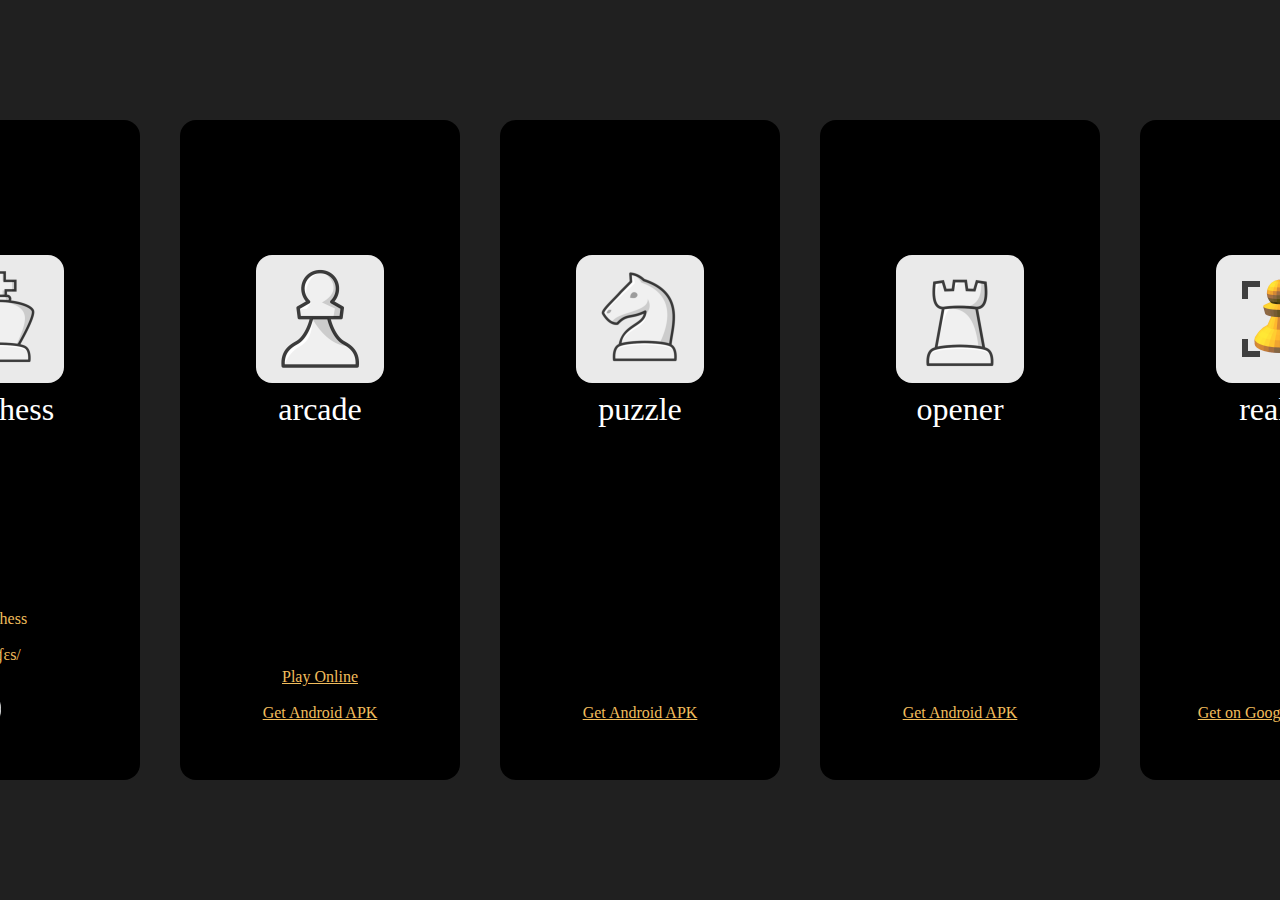
<file: index.html>
<!DOCTYPE html PUBLIC "-//W3C//DTD XHTML 1.0 Strict//EN" "http://www.w3.org/TR/xhtml1/DTD/xhtml1-strict.dtd">
<html lang="en" xmlns="http://www.w3.org/1999/xhtml">
<head>
    <meta http-equiv="Content-Type" content="text/html; charset=utf-8" />

    <!--
                                              _/                                                                          
     _/      _/      _/  _/    _/    _/_/_/  _/_/_/      _/_/      _/_/_/    _/_/_/        _/_/_/    _/_/    _/_/_/  _/_/ 
    _/      _/      _/  _/    _/  _/        _/    _/  _/_/_/_/  _/_/      _/_/          _/        _/    _/  _/    _/    _/
     _/  _/  _/  _/    _/    _/  _/        _/    _/  _/            _/_/      _/_/      _/        _/    _/  _/    _/    _/ 
      _/      _/        _/_/_/    _/_/_/  _/    _/    _/_/_/  _/_/_/    _/_/_/    _/    _/_/_/    _/_/    _/    _/    _/  
                           _/                                                                                             
                      _/_/                                                                                                
    -->

    <title>wychess</title>

    <meta name="description" content="Chess Apps" />
    <meta name="keywords" content="chess arcade puzzle opener openings" />
    <meta name="author" content="wychess.com <wychess@wychess.com>" />

    <link rel="icon" href="images/wychess_king_square.png" />
    <link rel="stylesheet" href="style.css" type="text/css">

    <script src="getapk.js"></script>
</head>

<body>
  <div id="sitewrap">
    <div class="part" id="part1">
      <div id="iconwrap">
        <img class="icon" src="images/wychess_king_square.png" />
        <br/>
        wychess
      </div>

      <div id="linkwrap">
        wychess
        <br/><br/>
        <span>/vɨʧɛs/</span>
        <br/><br/>
<audio autoplay="true" controls>
<source src="[data-uri]" type="audio/mpeg"></source>
     </audio>
     </div>
    </div>


    <div class="part" id="part2">
      <div id="iconwrap">
        <img class="icon" src="images/wychess_arcade_square.png" /><br/>arcade
      </div>

      <div id="linkwrap">
        <a href="https://wychess.github.io/arcade">Play Online</a><br/><br/>
        <a href="#" onclick="get_arcade()">Get Android APK</a><br/><br/>
      </div>
    </div>

    <div class="part" id="part3">
      <div id="iconwrap">
        <img class="icon" src="images/wychess_puzzle_square.png" /><br/>puzzle
      </div>

      <div id="linkwrap">
        <a href="#" onclick="get_puzzle()">Get Android APK</a><br/><br/>
      </div>
    </div>

    <div class="part" id="part4">
      <div id="iconwrap">
        <img class="icon" src="images/wychess_opener_square.png" /><br/>opener
      </div>

      <div id="linkwrap">
        <a href="#" onclick="get_opener()">Get Android APK</a><br/><br/>
      </div>
    </div>

    <div class="part" id="part5">
      <div id="iconwrap">
        <img class="icon" src="images/wychess_reality_square.png" /><br/>reality
      </div>
      <div id="linkwrap">
        <a href="https://play.google.com/store/apps/details?id=com.wychess.reality.demo">Get on Google Play Store</a><br/><br/>
      </div>
    </div>
  </div>
</body>
</html>
</file>
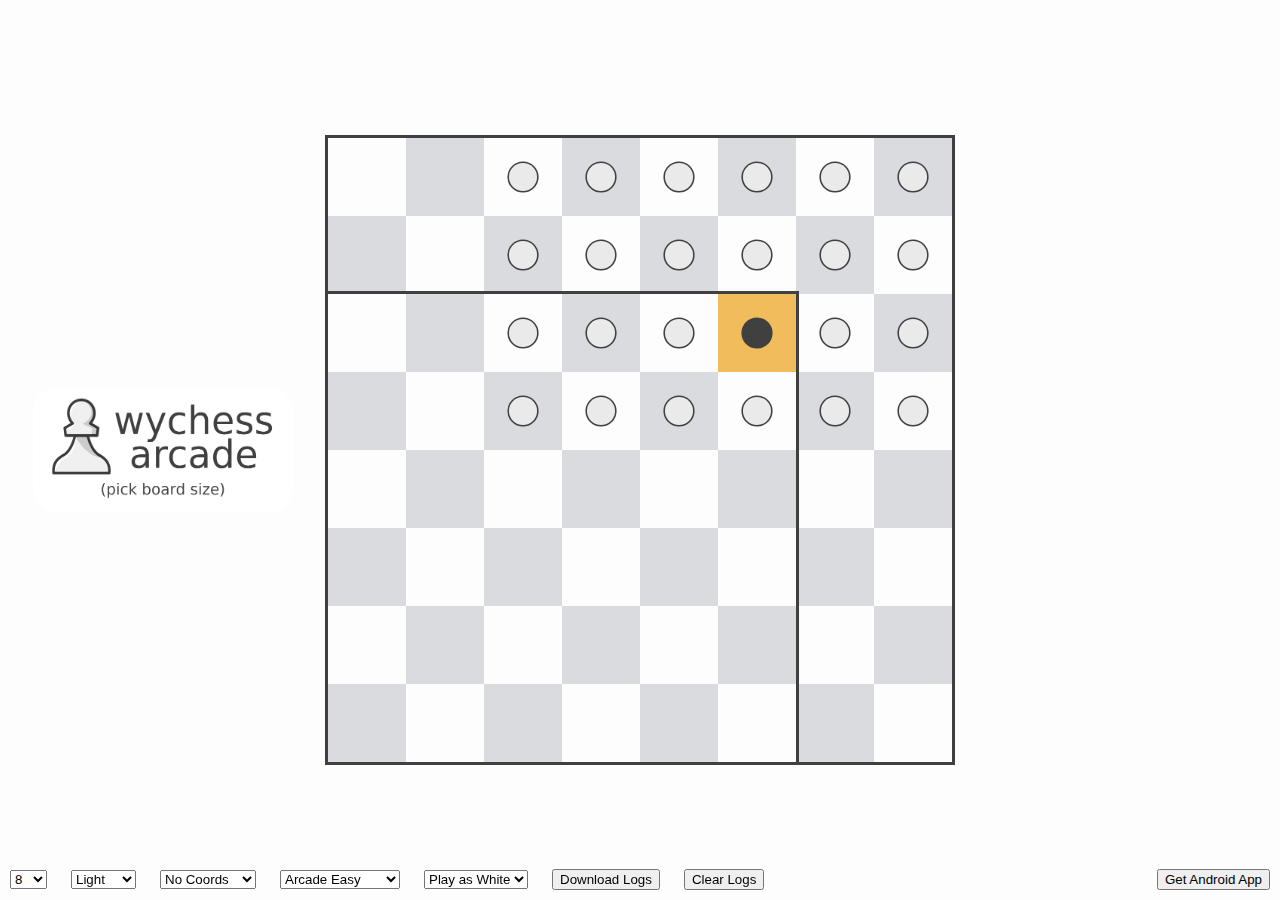
<file: arcade/index.html>
<!doctype html>
<html>
<head>
  <meta charset="utf-8">
  <title>wychess arcade: pick board size</title>
  <link rel="shortcut icon" href="img/wychess_arcade_square.png" type="image/x-icon" />

  <link rel="stylesheet" href="css/FlexStyle.css">
  <link rel="stylesheet" href="css/gustav/FlexStyle.css">
  <link rel="stylesheet" href="css/light/FlexStyle.css">
  <link rel="stylesheet" href="css/night/FlexStyle.css">
  <script src="css/FlexWyCss.js"></script>
  <script src="css/gustav/FlexWyCss.js"></script>
  <script src="css/light/FlexWyCss.js"></script>
  <script src="css/night/FlexWyCss.js"></script>

  <script src="js/deps/HTML.js"></script>
  <script src="js/deps/SVG.js"></script>
  <script src="js/deps/JavaScript.js"></script>

  <script src="getapk.js"></script>

  <script>
    let flexMenu = null
    window.THEME_NAME = window.localStorage.getItem('THEME_NAME') || 'LIGHT'
    window.CONFIG = {
      'MAX_XY': parseInt(window.localStorage.getItem('MAX_XY')) || 8,
      'THEME': ((window.THEME_NAME == 'LIGHT') ? LIGHT : (window.THEME_NAME == 'NIGHT') ? NIGHT : GUSTAV),
      'LABEL': window.localStorage.getItem('LABEL') || 'NO_COORDS',
      'INTERFACE': 'GESTURES',
      'SETUP': window.localStorage.getItem('SETUP') || 'ARCADE_KING_ON_CENTER_EASY',
      'PLAY_AS': window.localStorage.getItem('PLAY_AS') || 'WHITE'
    }
  </script>

  <script src="js/core/FlexTouch.js"></script>
  <script src="js/core/FlexBoard.js"></script>
  <script src="js/core/FlexHelp.js"></script>

  <script src="js/app/arcade/FlexMenu.js"></script>

  <script>
    const flex_host = 'https://wychess.github.io/arcade'

    const ActivityJs = {
      startActivityIntent: function(x, y) {
        document.location = flex_host + '/play.html?X=' + HEX(x) + '&Y=' + HEX(y)
      },

      changeResolution: function(x, y) {
        localStorage.setItem('X', x)
        localStorage.setItem('Y', y)
      }
    }

    function download(filename, text) {
      var element = document.createElement('a')
      element.setAttribute('href', 'data:text/plain;charset=utf-8,' + encodeURIComponent(text));
      element.setAttribute('download', filename);

      element.style.display = 'none';
      document.body.appendChild(element);

      element.click();

      document.body.removeChild(element);
    }

    function downloadDecoratedWithFilename() {
      const filename = "wychess-arcade-logs-" + ((new Date()).toLocaleString()
      .replaceAll(',', '')
      .replaceAll('/', '_')
      .replaceAll(':', '_')
      .replaceAll(' ', '-')
      ) + '.txt'
      const filebody = window.localStorage.getItem("logs", "") || ""
      download(filename, filebody)
    }

    function clearLogs() {
      if (confirm("Are you sure?")) {
        window.localStorage.removeItem("logs")
      }
    }

    function downloadWithInfo() {
      if (confirm("All games are kept in browser's local storage.\n" +
                  "No data is sent to any external entity.\n" +
                  "Access logs (data such as your IP/browser agent/timestamp) may be kept by the hosting server governed by github.com.\n")) {
        downloadDecoratedWithFilename()
      }
    }

    function doBootstrap(X, Y, MIN_X, MIN_Y, MAX_X, MAX_Y) {
      let flexDom = document.getElementById("flex")
      flexMenu = new FlexMenu(flexDom, X, Y, MIN_X, MIN_Y, MAX_X, MAX_Y, {
        touchMenu: false,
        marginPercent: 15,
        interface: CONFIG.INTERFACE
      })
    }

    function restoreSelects() {
      document.getElementById('MAX_XY').value = CONFIG.MAX_XY
      document.getElementById('THEME_NAME').value = window.THEME_NAME
      document.getElementById('LABEL').value = CONFIG.LABEL
      document.getElementById('SETUP').value = CONFIG.SETUP
      document.getElementById('PLAY_AS').value = CONFIG.PLAY_AS
    }

    function bootstrap() {
       restoreSelects()
       document.body.style.backgroundColor = CONFIG.THEME.TABLE
       const X = Math.min(parseInt(window.localStorage.getItem('X')) || 6, CONFIG.MAX_XY)
       const Y = Math.min(parseInt(window.localStorage.getItem('Y')) || 6, CONFIG.MAX_XY)
       doBootstrap(X, Y, 3, 5, CONFIG.MAX_XY, CONFIG.MAX_XY)
    }

    function onChangeKey(select, key, reload, clear) {
      localStorage.setItem(key, select.value)
      if (clear) {
        for (let x = 3; x <= 12; x++) {
          for (let y = 5; y <= 12; y++) {
            window.localStorage.removeItem(x + 'x' + y)
          }
        }
      }
      if (reload) {
        document.location = flex_host + '/index.html'
      } else {
        window.CONFIG.key = select.value
      }
    }
  </script>
</head>

<body onload="bootstrap();">
  <div id="flex" style="position: absolute; width: 100%; height: 100%;"></div>
  <div id="extra" style="position: fixed; left: 0; bottom: 0; z-index: 2;">
    <select id="MAX_XY" style="margin: 10px;" onchange="onChangeKey(this, 'MAX_XY', true, false)">
      <option value="8">8</option>
      <option value="9">9</option>
      <option value="10">10</option>
    </select>
    <select id="THEME_NAME" style="margin: 10px;" onchange="onChangeKey(this, 'THEME_NAME', true, false)">
      <option value="LIGHT">Light</option>
      <option value="NIGHT">Night</option>
      <option value="GUSTAV">Gustav</option>
    </select>
    <select id="LABEL" style="margin: 10px;" onchange="onChangeKey(this, 'LABEL', true, false)">
      <option value="NO_COORDS">No Coords</option>
      <option value="WITH_COORDS">With Coords</option>
    </select>
    <select id="SETUP" style="margin: 10px;" onchange="onChangeKey(this, 'SETUP', false, true)">
      <option value="ARCADE_KING_ON_CENTER_EASY">Arcade Easy</option>
      <option value="ARCADE_KING_ON_CENTER_NORM">Arcade Normal</option>
      <option value="ARCADE_KING_ON_CENTER_HARD">Arcade Hard</option>
      <option value="FISCHER_RANDOM">Fischer Random</option>
      <option value="FISCHER_FLIPPED">Fischer Flipped</option>
      <option value="FISCHER_MIRROR">Fischer Mirror</option>
    </select>
    <select id="PLAY_AS" style="margin: 10px;" onchange="onChangeKey(this, 'PLAY_AS', false, true)">
      <option value="WHITE">Play as White</option>
      <option value="BLACK">Play as Black</option>
    </select>
    <button onclick="downloadWithInfo()" style="margin: 10px;">
      Download Logs
    </button>
    <button onclick="clearLogs()" style="margin: 10px;">
      Clear Logs
    </button>
</div>
<div id="extra_apk" style="position: fixed; right: 0; bottom: 0; z-index: 2;">
  <button style="margin: 10px;" onclick="getapk()">Get Android App</button>
</div>
</body>
</html>
</file>
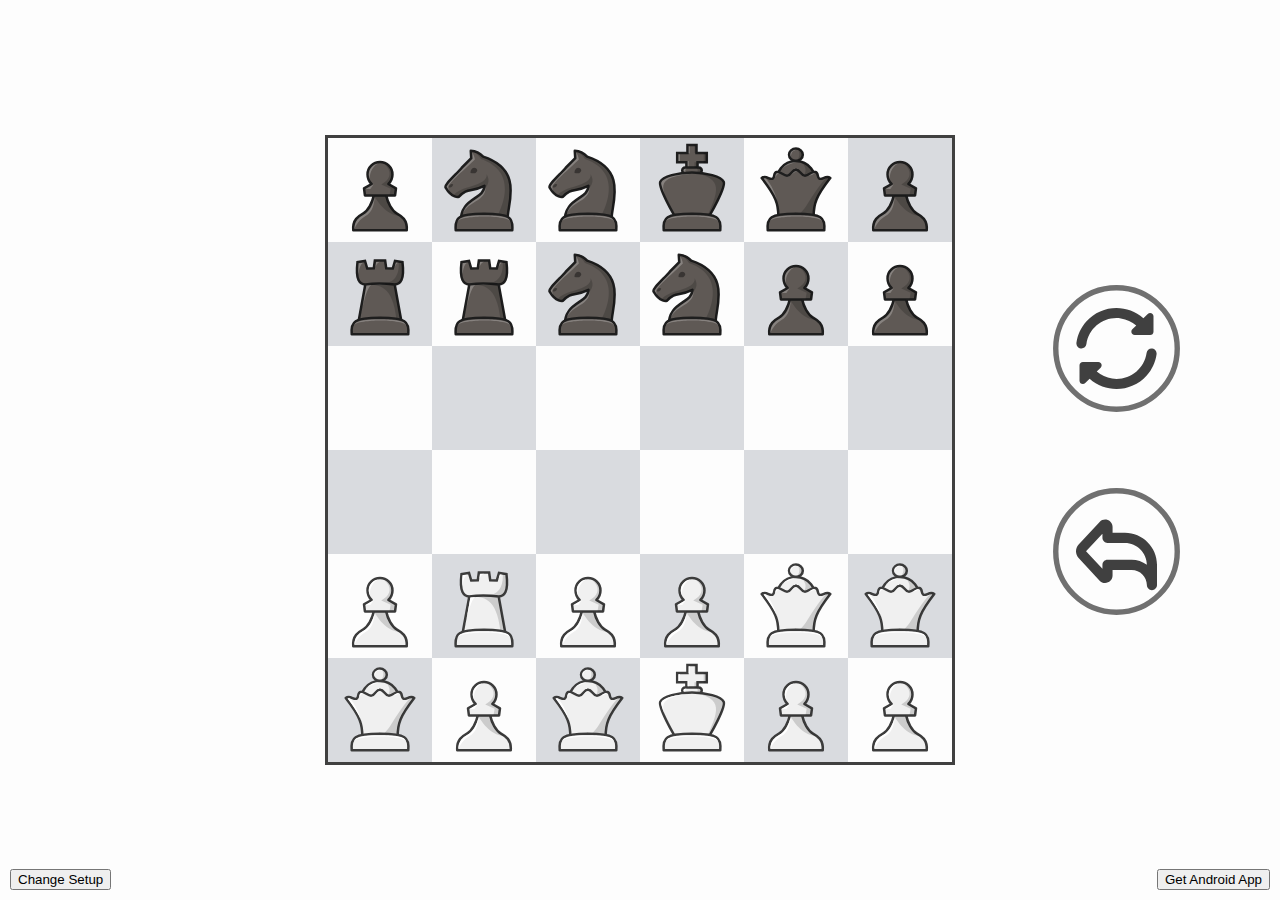
<file: arcade/play.html>
<!doctype html>
<html>
<head>
  <meta charset="utf-8">
  <title>wychess arcade</title>
  <link rel="shortcut icon" href="img/wychess_arcade_square.png" type="image/x-icon" />

  <link rel="stylesheet" href="css/FlexStyle.css">
  <link rel="stylesheet" href="css/gustav/FlexStyle.css">
  <link rel="stylesheet" href="css/light/FlexStyle.css">
  <link rel="stylesheet" href="css/night/FlexStyle.css">
  <script src="css/FlexWyCss.js"></script>
  <script src="css/gustav/FlexWyCss.js"></script>
  <script src="css/light/FlexWyCss.js"></script>
  <script src="css/night/FlexWyCss.js"></script>

  <script src="js/flex/FlexWebAssembly.js"></script>
  <script src="js/flex/FlexEngine.js"></script>

  <script src="js/deps/HTML.js"></script>
  <script src="js/deps/SVG.js"></script>
  <script src="js/deps/JavaScript.js"></script>

  <script src="getapk.js"></script>

  <script>
    let flexApp = null
    let flexGest = null
    window.THEME_NAME = window.localStorage.getItem('THEME_NAME') || 'LIGHT'
    window.CONFIG = {
      'MAX_XY': parseInt(window.localStorage.getItem('MAX_XY')) || 8,
      'THEME': ((window.THEME_NAME == 'LIGHT') ? LIGHT : (window.THEME_NAME == 'NIGHT') ? NIGHT : GUSTAV),
      'LABEL': window.localStorage.getItem('LABEL') || 'NO_COORDS',
      'INTERFACE': 'BUTTONS',
      'SETUP': window.localStorage.getItem('SETUP') || 'ARCADE_KING_ON_CENTER_EASY',
      'PLAY_AS': window.localStorage.getItem('PLAY_AS') || 'WHITE'
    }
  </script>

  <script src="js/core/EmbedChannel.js"></script>
  <script src="js/core/FlexTouch.js"></script>
  <script src="js/core/FlexBoard.js"></script>
  <script src="js/core/FlexGen.js"></script>
  <script src="js/core/FlexGest.js"></script>
  <script src="js/core/FlexHelp.js"></script>

  <script src="js/app/arcade/FlexApp.js"></script>
  <script src="js/app/arcade/FlexGame.js"></script>

  <script>
    const wychess_host = 'https://wychess.github.io'
    const flex_host = wychess_host + '/arcade'

    function getConfigLabel() {
      return window.CONFIG.X + 'x' + window.CONFIG.Y + '-' + window.CONFIG.SETUP + '-' + window.CONFIG.PLAY_AS
    }

    const ActivityJs = {
      setSnap: function(flexgame) {
        window.localStorage.setItem(getConfigLabel(), flexgame)
      },

      getSnap: function() {
        return window.localStorage.getItem(getConfigLabel(), "") || ""
      },

      appendLog: function(logline) {
        let logs = window.localStorage.getItem("logs", "") || ""
        if (logs != "") logs += "\n"
        logs += getConfigLabel() + " :: " + logline
        window.localStorage.setItem("logs", logs)
      }
    }

    function getIntFromUrl(def, ind) {
      try {
        return parseInt(unescape(location.search).split('?')[1].split('')[ind], 16) || def
      } catch(e) {
        return def
      }
    }

    function addExtraAction(label, action) {
      let elem = $$$(button({style: 'margin: 10px;'}), label)
      elem.addEventListener('click', action)
      elem.setAttribute('class', 'grow')
      document.getElementById('extra').appendChild(elem)
    }

    function getBoard(X, Y) {
      if (CONFIG.SETUP.indexOf("ARCADE") !== -1) {
        let youPoints = (CONFIG.SETUP.indexOf("EASY") !== -1) ? 5 :
                        (CONFIG.SETUP.indexOf("NORM") !== -1) ? 4 :
                        (CONFIG.SETUP.indexOf("HARD") !== -1) ? 3 : 5
        let oppPoints = 3
        if (CONFIG.PLAY_AS == "WHITE") {
          CONFIG.SETUP_EXT = "ARCADE_KING_ON_CENTER_" + youPoints + ":" + oppPoints
        } else {
          CONFIG.SETUP_EXT = "ARCADE_KING_ON_CENTER_" + oppPoints + ":" + youPoints
        }
      } else {
        window.CONFIG.SETUP_EXT = window.CONFIG.SETUP
      }

      return FlexEngineJs.getBoard(X, Y, "", CONFIG.SETUP_EXT)
    }

    function getFlexGame(forceReroll) {
      const flexGameString = forceReroll ? "" : ActivityJs.getSnap()
      if (flexGameString != "") {
        return JSON.parse(flexGameString)
      } else {
        const flexGame = genFlexGame(getBoard(CONFIG.X, CONFIG.Y))
        ActivityJs.setSnap(JSON.stringify(flexGame))
        return flexGame
      }
    }

    function resetBoard(X, Y, reroll) {
      let staleDom = document.getElementById(CONFIG.THEME.STALE)
      let wrapDom = document.getElementById("wrap")
      let flexDom = document.getElementById("flex")
      flexDom.innerHTML = ''

      if (reroll) {
        if (flexApp != null) {
          flexApp.storeLog("REROLL")
        }
      }

      let flexGame = getFlexGame(reroll)

      flexApp = new FlexApp(staleDom, wrapDom, flexDom, X, Y, flexGame, {
        marginPercent: 15,
        playAs: CONFIG.PLAY_AS,
        interface: CONFIG.INTERFACE,
        reroll_button_click: function() { resetBoard(X, Y, true) },
        takeback_button_click: function() { flexApp.takeBack() }
      })

      flexGest = new FlexGest(wrapDom, flexApp.flexBoard.chessLayer.layerDom, {

        tapAndHoldMarker: function() {
          if (flexApp.canTakeBack()) {
            flexApp.flexBoard.showLoader()
          }
        },

        tapAndHoldCancel: function() {
          flexApp.flexBoard.hideLoader()
        },

        tapAndHoldCommit: function() {
          flexApp.takeBack()
          flexApp.flexBoard.hideLoader()
        },

        slideAccept: function() {
          flexApp.markEnd()
        },

        slideReject: function() {
          resetBoard(X, Y, true)
        },

        doubleTap: function() {
          if (flexApp.canResetFlag) {
            resetBoard(X, Y, true)
          }
        }
      })
    }

    function doBootstrap(X, Y) {
      OnFlexEngineJsLoaded(function() {
        document.title = 'wychess arcade ' + X + 'x' + Y
        resetBoard(X, Y, false)
        addExtraAction('Change Setup', function() {
          document.location = flex_host + '/index.html'
        })
      })
    }

    function bootstrap() {
      const X = Math.max(3, Math.min(CONFIG.MAX_XY, getIntFromUrl(6, 2))) // 2: "X=_&Y=8"
      const Y = Math.max(3, Math.min(CONFIG.MAX_XY, getIntFromUrl(6, 6))) // 6: "X=8&Y=_"
      window.CONFIG.X = X
      window.CONFIG.Y = Y
      doBootstrap(X, Y)
    }
  </script>
</head>

<body onload="bootstrap();">
  <div id="stale_gustav" style="position: absolute; width: 100%; height: 100%;"></div>
  <div id="stale_light" style="position: absolute; width: 100%; height: 100%;"></div>
  <div id="stale_night" style="position: absolute; width: 100%; height: 100%;"></div>
  <div id="wrap" style="position: absolute; width: 100%; height: 100%; z-index: 1;"></div>
  <div id="flex" style="position: absolute; width: 100%; height: 100%;"></div>
  <div id="extra" style="position: fixed; left: 0; bottom: 0; z-index: 2;"></div>
  <div id="extra_apk" style="position: fixed; right: 0; bottom: 0; z-index: 2;">
    <button style="margin: 10px;" onclick="getapk()">Get Android App</button>
  </div>
</body>
</html>
</file>
<file: style.css>
/*
@font-face {
  font-family: 'IcebergRegular';
  src: url('fonts/iceberg_regular.ttf')  format('truetype');
}
*/

body {
  color: white;
  background-color: #202020;
/*  font-family: IcebergRegular;*/
  width: 100%;
  height: 100%;
}

a {
  color: #f1bd5c;
}

video {
  border-radius: 16px;
}

.icon {
  width: 128px;
  height: 128px;
  border-radius: 16px;
}

.playwrap {
  background-color: white;
  width: 80%;
  margin: 10%;
  border-radius: 16px;
}

.playicon {
  width: 90%;
  margin: 5%;
  border-radius: 16px;
}

#sitewrap {
  position: absolute;
  width: 1600px;
  height: 700px;
  left: 50%;
  top: 50%;
  transform: translate(-800px, -350px);
}

.part {
  margin: 20px;
  border-radius: 16px;
}

#part1 {
  position: absolute;
  background-color: black;
  left: 0%;
  bottom: 0;
  top: 0;
  right: 80%;
  border-radius: 16px;
}

#iconwrap {
  position: absolute;
  width: 192px;
  height: 192px;
  text-align: center;
  font-size: 2em;
  left: 50%;
  top: 35%;
  transform: translate(-96px, -96px);
}

#linkwrap {
  color: #f1bd5c;
  position: absolute;
  width: 100%;
  bottom: 40px;
  text-align: center;
}

#part2 {
  position: absolute;
  left: 20%;
  bottom: 0;
  top: 0;
  right: 60%;
  background-color: black;
  padding-top: 60px;
  border-radius: 16px;
}

#part3 {
  position: absolute;
  left: 40%;
  bottom: 0;
  top: 0;
  right: 40%;
  background-color: black;
}

#part4 {
  position: absolute;
  left: 60%;
  bottom: 0;
  top: 0;
  right: 20%;
  background-color: black;
}

#part5 {
  position: absolute;
  left: 80%;
  bottom: 0;
  top: 0;
  right: 0%;
  background-color: black;
}

.mini-slideshow {width:360px; height:640px; overflow:hidden; position:relative; }
.mini-slideshow img{ position:absolute; animation:mini-slideshow 30s infinite; opacity:0; width: 100%; height: auto;}

@keyframes mini-slideshow {10%{opacity:1;} 50%{opacity:0;}}
.mini-slideshow img:nth-child(1){animation-delay:0s;}
.mini-slideshow img:nth-child(2){animation-delay:5s;}
.mini-slideshow img:nth-child(3){animation-delay:10s;}
.mini-slideshow img:nth-child(4){animation-delay:15s;}
.mini-slideshow img:nth-child(5){animation-delay:20s;}
.mini-slideshow img:nth-child(6){animation-delay:25s;}
</file>
<file: arcade/css/FlexStyle.css>
html {
    -webkit-box-sizing: border-box;
    box-sizing: border-box
}

*, :after, :before {
    -webkit-box-sizing: inherit;
    box-sizing: inherit
}

body {
    margin: 0;
    padding: 0;
    position: absolute;
    overflow: hidden;
    width: 100%;
    height: 100%;
}

.extra_button:hover {
    transform: scale(1.3);
    transition: 0.1s;
}
</file>
<file: arcade/css/gustav/FlexStyle.css>
#stale_gustav {
    background-image: linear-gradient(135deg, #6b5e06 30%, #404040 30%, #404040 50%, #6b5e06 50%, #6b5e06 80%, #404040 80%, #404040 100%);
    background-size: 300.00px 300.00px;
    visibility: hidden;
}
</file>
<file: arcade/css/light/FlexStyle.css>
#stale_light {
    background-image: linear-gradient(135deg, #f1bd5c 30%, #404040 30%, #404040 50%, #f1bd5c 50%, #f1bd5c 80%, #404040 80%, #404040 100%);
    background-size: 300.00px 300.00px;
    visibility: hidden;
}
</file>
<file: arcade/css/night/FlexStyle.css>
#stale_night {
    background-image: linear-gradient(135deg, #21603b 30%, #404040 30%, #404040 50%, #21603b 50%, #21603b 80%, #404040 80%, #404040 100%);
    background-size: 300.00px 300.00px;
    visibility: hidden;
}
</file>
